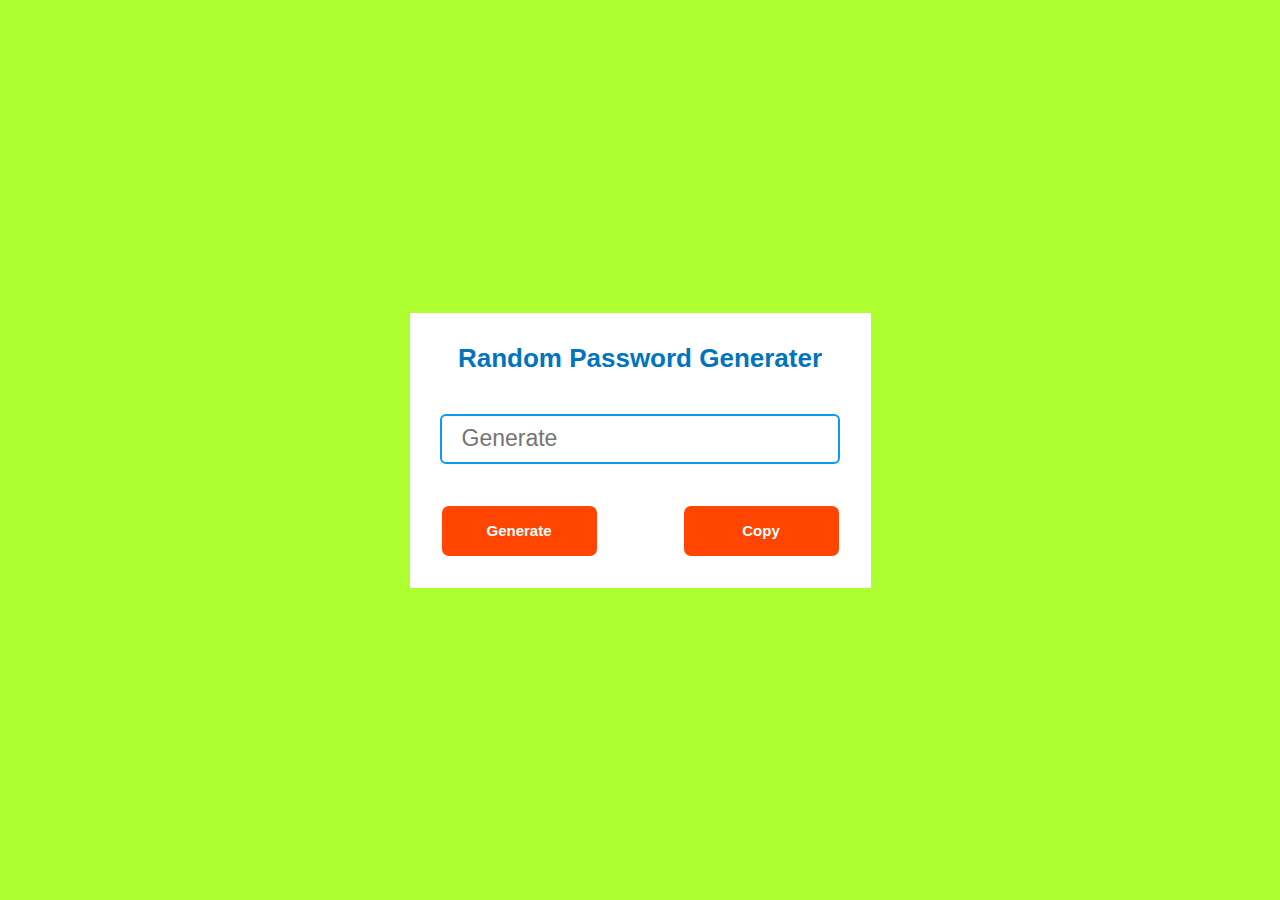
<file: random password.html>
<!DOCTYPE html>
<html lang="en">

<head>
 	
    <meta charset="UTF-8">
    <meta name="viewport" content="width=device-width, initial-scale=1.0">
    <title>Password Generater</title>
    <style>* {
      margin: 0;
      padding: 0;
      user-select: none;
      box-sizing: border-box;
      font-family: -apple-system, BlinkMacSystemFont, 'Segoe UI', Roboto, Oxygen, Ubuntu, Cantarell, 'Open Sans', 'Helvetica Neue', sans-serif;
  }
  
  body {
      background-color:greenyellow;
      justify-content: center;
      align-items: center;
      display: flex;
      min-height: 100vh;
  }
  
  .box{
  background-color: white;
  padding-top: 30px;
  padding: 30px;
  
  }
  .box h2{
  margin-bottom: 40px;
  text-align: center;
  font-size: 26px;
  color: #0274BE;
  }
  
  input {
    padding: 20px;
      user-select: none;
      height: 50px;
      width: 400px;
      border-radius: 6px;
      border: none;
      border: 2px solid rgb(13, 152, 245);
      outline: none;
      font-size: 22px;
  }
  input::placeholder{
    font-size: 23px;
  } 
  
  #button {
   
      font-size: 15px;
  
      margin-top: 40px;
   
      width: 155px;
      height: 50px;
      text-align: center;
      background-color: orangered;
      display: flex;
      color: rgb(255, 255, 255);
      justify-content: center;
      align-items: center;
      cursor: pointer;
      border-radius: 7px;
  
   
  }
  .btn2{
  margin-left: 85px
  }
  
  #button:hover {
      color: white;
      background-color:#454360;
  }</style>
</head>

<body>
    <div class="body">
    
 <div class="box">
     <h2>Random Password Generater</h2>
        <input type="text" name="" placeholder="Generate" id="password" readonly>
        
 
        <table>
          <th><div id="button" class="btn1"onclick="genPassword()">Generate</div></th>
          <th><a  id="button" class="btn2" onclick="copyPassword()">Copy</a></th>
        </table>
    </div>
    </div>
</body>
<script>

var password=document.getElementById("password");
function genPassword() {
    var chars = "ABCDEFGHIJKLMNOPQRSTUVWXYZabcdefghijklmnopqrstuvwxyz!@#$%^&*()0123456789";
    var passwordLength = 12;
    var password = "";
    for (var i = 0; i <= passwordLength; i++) {
        var randomNumber = Math.floor(Math.random() * chars.length);
        password += chars.substring(randomNumber, randomNumber +1);
    }
    document.getElementById("password").value = password;

}
function copyPassword() {
var copyText = document.getElementById("password");
copyText.select();
copyText.setSelectionRange(0, 999);
document.execCommand("copy");

}
</script>

</html>
</file>
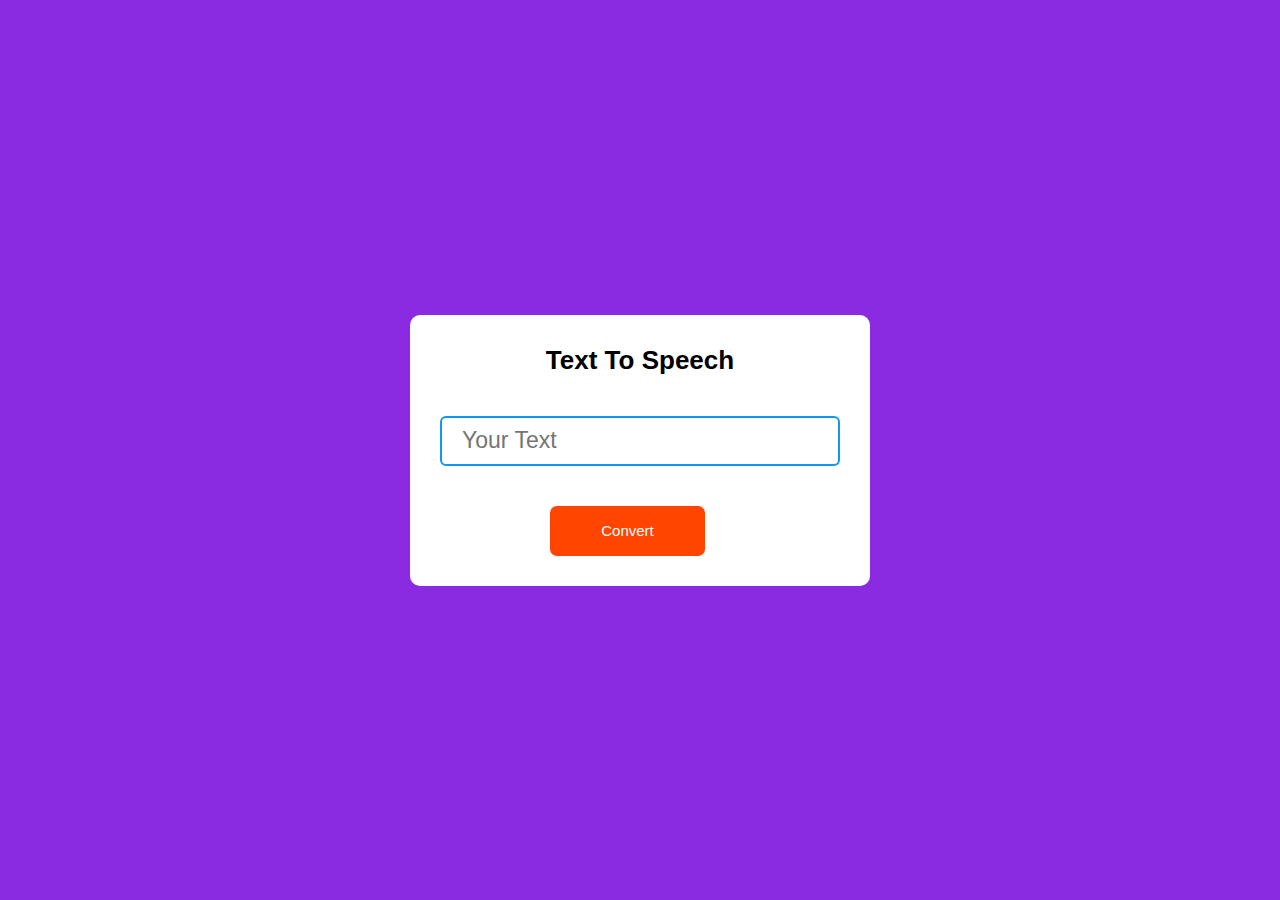
<file: texttospeech.html>
<html>
<head>
    <meta charset="UTF-8">
    <script type="text/javascript" src="https://code.responsivevoice.org/responsivevoice.js"></script>
    <title>Text to Speech</title>
</head>
<style>* {
    margin: 0;
    padding: 0;
    user-select: none;
    box-sizing: border-box;
    font-family: -apple-system, BlinkMacSystemFont, 'Segoe UI', Roboto, Oxygen, Ubuntu, Cantarell, 'Open Sans', 'Helvetica Neue', sans-serif;
}
body {
    background-color:blueviolet;
    justify-content: center;
    align-items: center;
   
    display: flex;
    min-height: 100vh;
}
.box{
background-color: white;
padding-top: 30px;
border-radius: 10px;
padding: 30px;
}
.box h2{
margin-bottom: 40px;
text-align: center;
font-size: 26px;
color: black;
}
input {
    padding: 20px;
    height: 50px;
    width: 400px;
    border-radius: 6px;
    border: none;
    border: 2px solid rgb(13, 152, 245);
    outline: none;
    font-size: 22px;
}
input::placeholder{
  font-size: 23px;
} 
#button {
    font-size: 15px;
    margin-top: 40px;
    margin-left: 110px;
    width: 155px;
    height: 50px;
    text-align: center;
    background-color: orangered;
    display: flex;
    border-color: transparent;
    color: rgb(255, 255, 255);
    justify-content: center;
    align-items: center;
    cursor: pointer;
    border-radius: 7px;
}
#button:hover {
    color: white;
    background-color:#454360;
}
    </style>
<body>
        <div class="box">
            <h2>Text To Speech</h2>
            <input type="text" name="" placeholder="Your Text" id="txt">
            <button id="button" value="submit" class="btn1" onclick="speak()">Convert</button>
           </div>
</body>
<script>
function speak()
    {
                var text = document.getElementById('txt').value;
                responsiveVoice.speak(text);
}
</script>
</html>
</file>
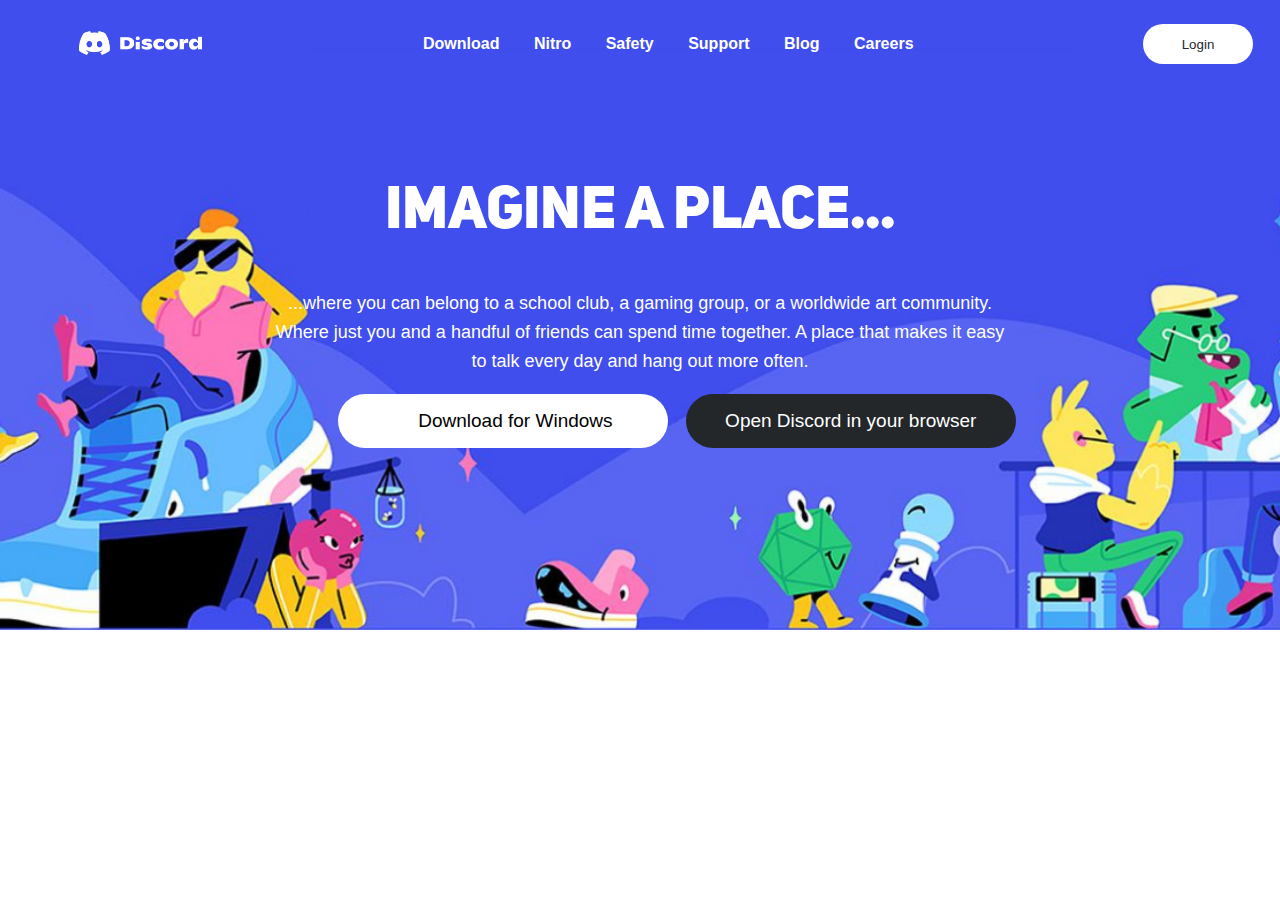
<file: discordclone/discord.html>
<!DOCTYPE html>
<html lang="en">
<head>
    <meta charset="UTF-8">
    <meta http-equiv="X-UA-Compatible" content="IE=edge">
    <meta name="viewport" content="width=device-width, initial-scale=1.0">
    <link rel="stylesheet" href="discord.css">
    <link rel="icon" type="image/x-icon" href="dc.png">
    <link rel="stylesheet" href="https://cdnjs.cloudflare.com/ajax/libs/font-awesome/4.7.0/css/font-awesome.min.css">
    <title>Discord | Your Place to Talk and Hang Out</title>
</head>
<body>
   
    
    <img src="logo.png">
        <div class="nv">
           
<a href="">Download</a>
<a href="">Nitro</a>
<a href="">Safety</a>
<a href="">Support</a>
<a href="">Blog</a>
<a href="">Careers</a>
<button id="open">Login</button>
</div>
<br><br><br><br>
<div class"cont">

<h1>IMAGINE A PLACE...</h1>
<p>...where you can belong to a school club, a gaming group, or a worldwide art community.<br>
    Where just you and a handful of friends can spend time together.
    A place that makes it easy <br> to talk every day and hang out more often.</p>
<div class="but">
<button id="btn1"> <i class="fa-solid fa-download"></i> &nbsp;Download for Windows</button>&nbsp;&nbsp;&nbsp;
<button id="btn2">Open Discord in your browser</button>
</div>
</div>
</body>
</html>
</file>
<file: discordclone/discord.css>
@font-face {
    font-family: unisans;
    src: url(unisans.otf);
 }
*{
    font-family: "Ginto Nord",Whitney,Helvetica Neue,Helvetica,Arial,sans-serif;
    
}
a{
    text-decoration: none;
    padding: 15px;
    color: rgb(255, 255, 255);
font-weight: bold;
font-size: 100%;
}
.nv{
    margin-top: -58px;
    margin-left: 400px;
  
}
img{
padding-left: 70px;
filter: brightness(0) invert(1);
max-height: 90px;
max-width: 125px;
}
body{
    background-image:url(discord.png);
    background-repeat: no-repeat;
}
#open{
    margin-left: 210px;
    height: 40px;
    cursor: pointer;
    background-color: white;
    color: #23272a;
    width: 110px;
    border: none;
    border-radius: 25px;
}
p{
    text-align: center;
    color: white;
    font-size: 18px;
    line-height: 1.625;
}
h1{
    color: white;
font-stretch: condensed;
    font-size: 60px;
    font-family:UniSans;
    text-align: center;
    font-weight:900;
}
#btn1{
    border-radius: 28px;
    font-size: 20px;
    padding: 16px 32px;
    cursor: pointer;
    background-color: white;
    color: black;
    border: none;
    width: 330px;
    font-size: 19px;

}
#btn2{
    border-radius: 28px;
    cursor: pointer;
    font-size: 20px;
    color: white;
    background-color: #23272a;
    padding: 16px 32px;
    border: none;
    width: 330px;
    font-size: 19px;
}
.but{
    margin-left: 330px;
}
.fa-solid fa-download{
    color: black;
}
</file>
